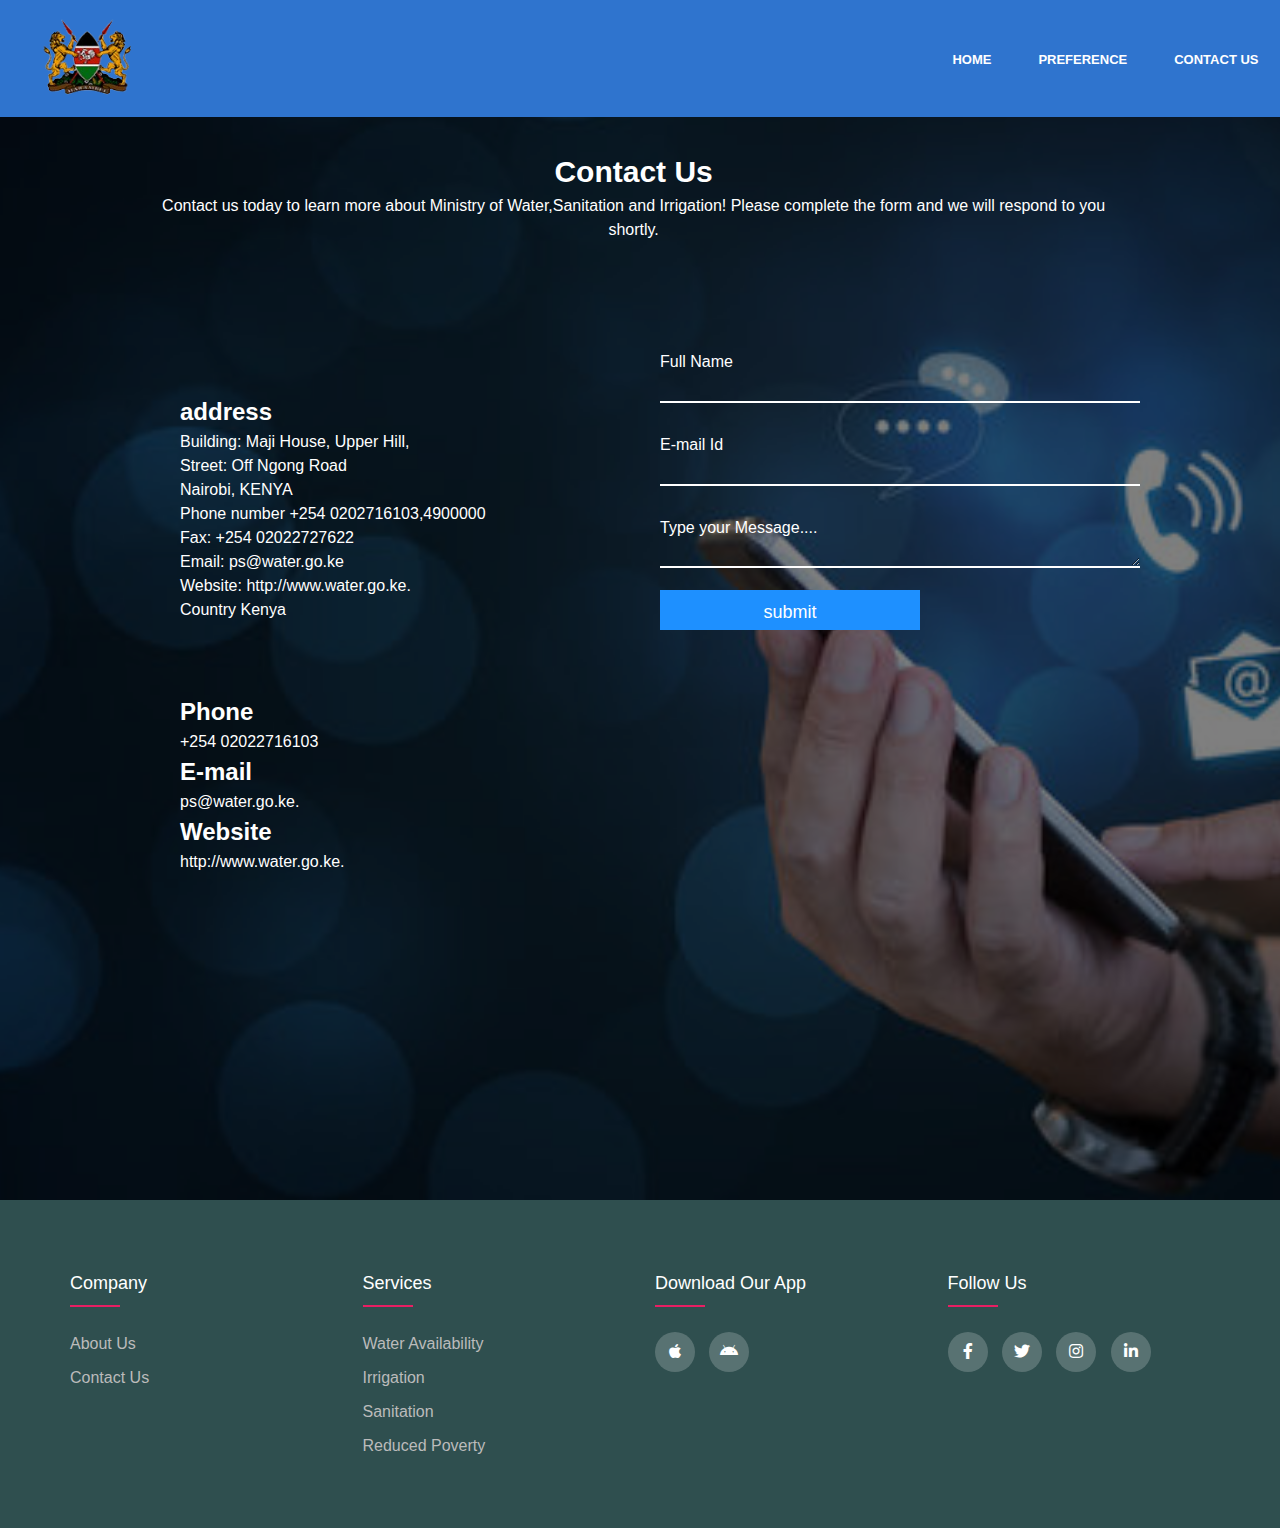
<file: contact_us.html>
<!DOCTYPE html>
<html lang="en">

<head>
    <meta charset="UTF-8" />
    <meta http-equiv="X-UA-Compatible" content="IE=edge" />
    <meta name="viewport" content="width=device-width, initial-scale=1.0" />
    <title>Camp ruff</title>
    <link rel="stylesheet" href="contact_us.css" type="text/css" />
    <link rel="stylesheet" type="text/css" href="https://cdnjs.cloudflare.com/ajax/libs/font-awesome/5.15.1/css/all.min.css" />
</head>

<body>
    <nav class="navbar">
        <!-- LOGO -->
        <div class="logo">
            <a href="index.html"><img src="harambee.png" style="width:150px; height:90px;"></a>
        </div>
        <!-- NAVIGATION MENU -->
        <ul class="nav-links">
            <!-- NAVIGATION MENUS -->
            <div class="menu">
                <li><a href="index.html">HOME</a></li>

                <li><a href="login.html">PREFERENCE</a></li>
                <li><a href="contact_us.html">CONTACT US</a></li>
            </div>
        </ul>
    </nav>

    <div class="bod">
        <header>
            <h1>Contact Us</h1>
            <p>Contact us today to learn more about Ministry of Water,Sanitation and Irrigation! Please complete the form and we will respond to you shortly.</p>
        </header>
        <div class="content">
            <div class="content-form">
                <section>

                    <h2>address</h2>
                    <p>
                        Building: Maji House, Upper Hill,<br> Street: Off Ngong Road
                        <br> Nairobi, KENYA <br> Phone number +254 0202716103,4900000
                        <br> Fax: +254 02022727622<br> Email: ps@water.go.ke<br> Website: http://www.water.go.ke.<br> Country Kenya
                    </p>
                </section>

                <section>

                    <h2>Phone</h2>
                    <p>+254 02022716103</p>
                    <h2>E-mail</h2>
                    <p>ps@water.go.ke.</p>
                    <h2>Website</h2>
                    <p>http://www.water.go.ke.</p>
                </section>


            </div>
        </div>

        <form action="contact.php" method="post">
            <div class="form">
                <div class="right">
                    <div class="contact-form">
                        <input type="text" name="username" id="user" class="input" required>
                        <span>Full Name</span>
                    </div>

                    <div class="contact-form">
                        <input type="E-mail" id="pass" name="email" class="input" required>
                        <span>E-mail Id</span>
                    </div>
                    <div class="contact-form">
                        <textarea name="description" id="">
                  
                </textarea>
                        <span> Type your Message....</span>
                    </div>

                    <div class="contact-form">
                        <input type="submit" value="submit">
                    </div>
                </div>
            </div>
    </div>
    </form>

    <div class="empty">

    </div>
    </div>



    <footer class="footer">
        <div class="container">
            <div class="row">
                <div class="footer-col">
                    <h4>company</h4>
                    <ul>
                        <li><a href="about us.html">about us</a></li>
                        <li><a href="contact us.html">contact us</a></li>
                    </ul>
                </div>
                <div class="footer-col">
                    <h4>Services</h4>
                    <ul>
                        <li><a href="#">water availability</a></li>
                        <li><a href="#">irrigation</a></li>
                        <li><a href="#">sanitation</a></li>
                        <li><a href="#">Reduced poverty</a></li>
                    </ul>
                </div>
                <div class="footer-col">
                    <h4>Download our App</h4>
                    <div class="social-links">
                        <a href="more.html"><i class="fab fa-apple"></i></a>
                        <a href="more.html"><i class="fab fa-android"></i></a>
                    </div>
                </div>
                <div class="footer-col">
                    <h4>follow us</h4>
                    <div class="social-links">
                        <a href="https://www.facebook.com/joel.wakhungu.9"><i class="fab fa-facebook-f"></i
              ></a>
                        <a href="https://twitter.com/BillKipkemboi5"><i class="fab fa-twitter"></i
              ></a>
                        <a href="https://www.instagram.com/_notdayne/?hl=en"><i class="fab fa-instagram"></i
              ></a>
                        <a href="https://www.linkedin.com/in/bill-kipkemboi-31b1491b4/"><i class="fab fa-linkedin-in"></i
              ></a>
                    </div>
                </div>
            </div>
        </div>
    </footer>
</body>

</html>
</file>
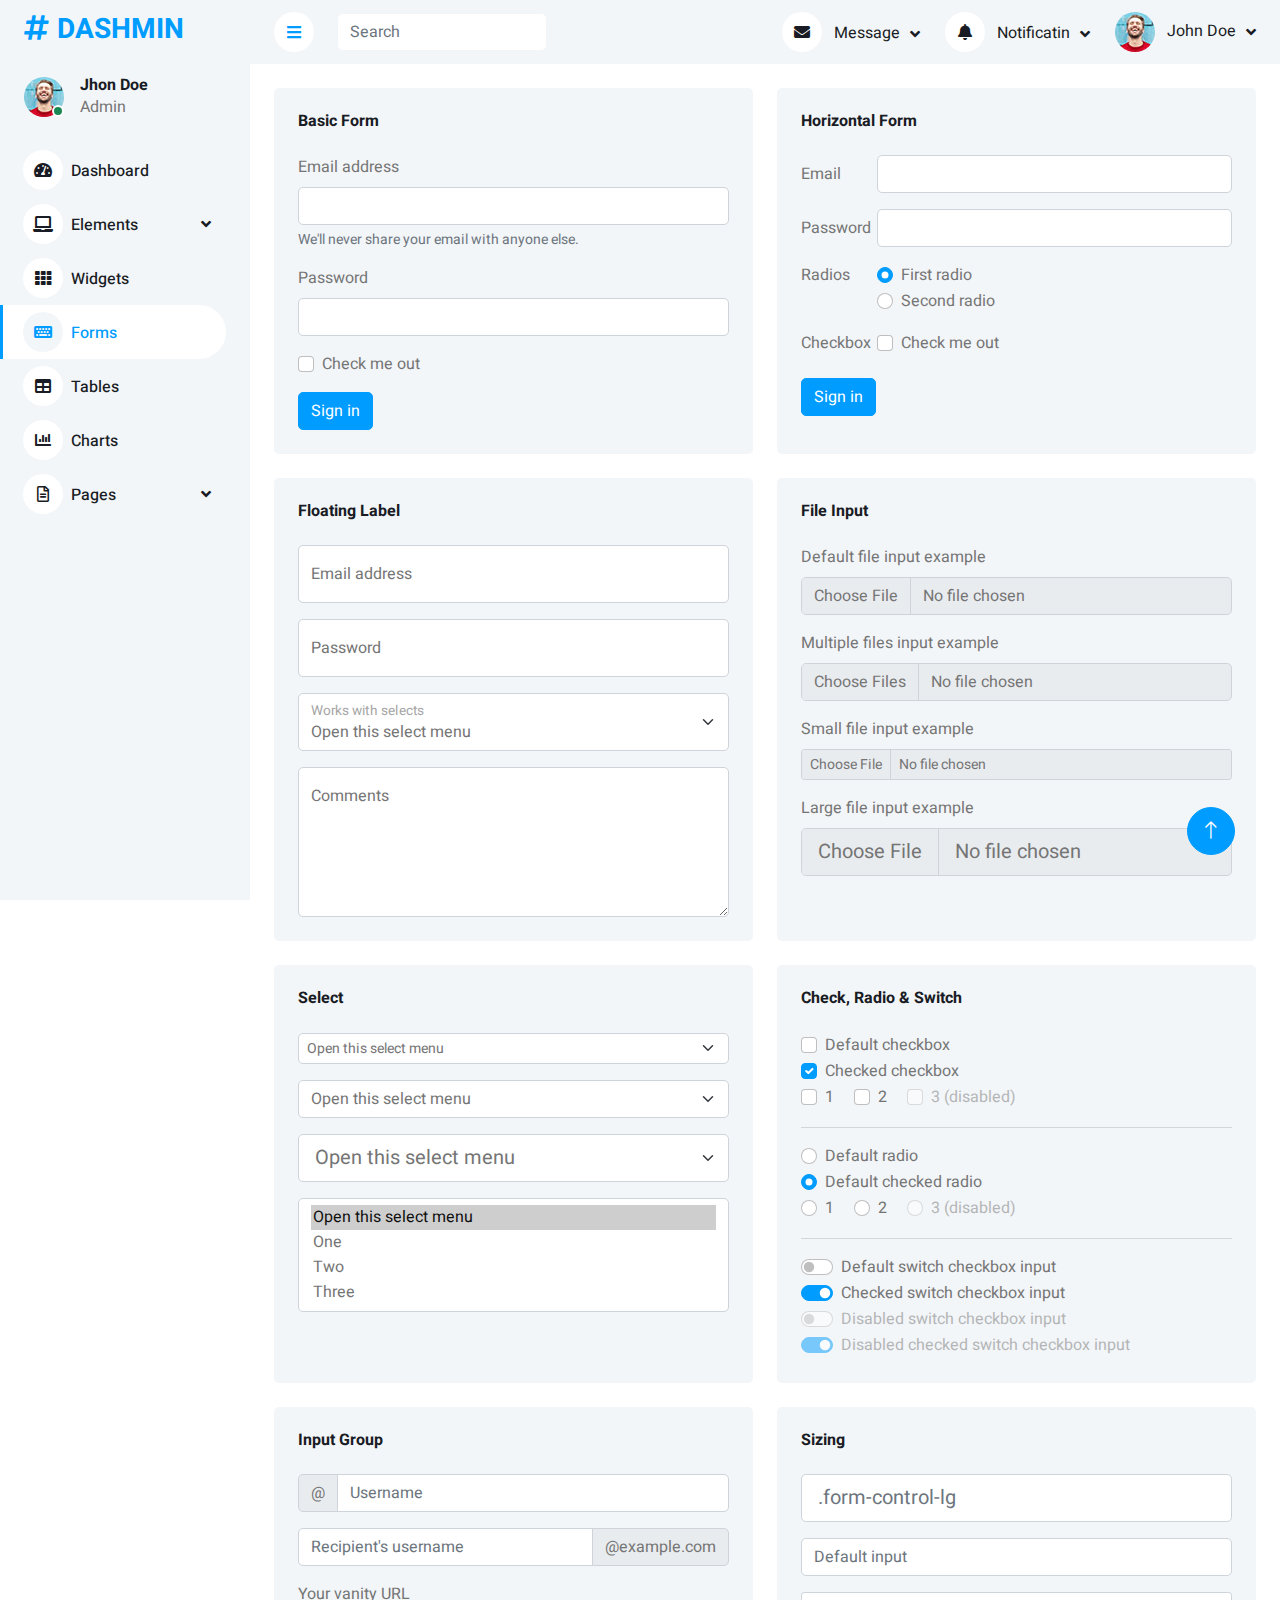
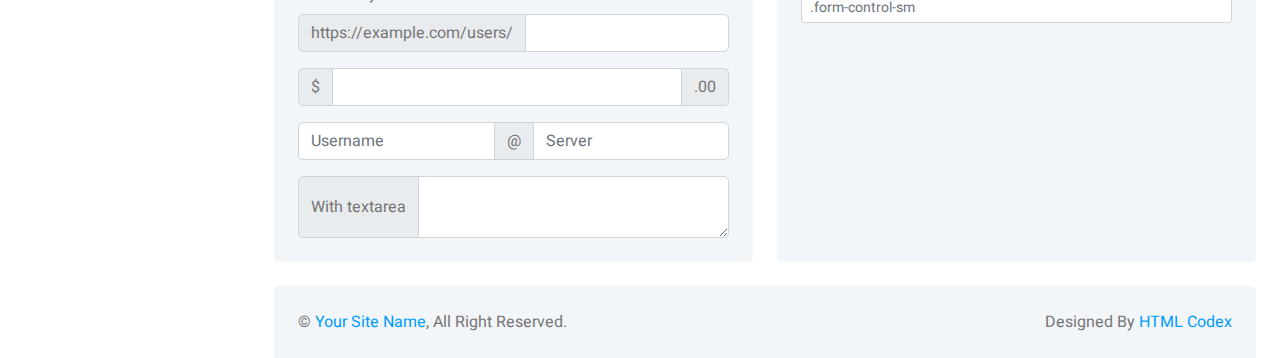
<file: form.html>
<!DOCTYPE html>
<html lang="en">

<head>
    <meta charset="utf-8">
    <title>DASHMIN - Bootstrap Admin Template</title>
    <meta content="width=device-width, initial-scale=1.0" name="viewport">
    <meta content="" name="keywords">
    <meta content="" name="description">

    <!-- Favicon -->
    <link href="img/favicon.ico" rel="icon">

    <!-- Google Web Fonts -->
    <link rel="preconnect" href="https://fonts.googleapis.com">
    <link rel="preconnect" href="https://fonts.gstatic.com" crossorigin>
    <link href="https://fonts.googleapis.com/css2?family=Heebo:wght@400;500;600;700&display=swap" rel="stylesheet">
    
    <!-- Icon Font Stylesheet -->
    <link href="https://cdnjs.cloudflare.com/ajax/libs/font-awesome/5.10.0/css/all.min.css" rel="stylesheet">
    <link href="https://cdn.jsdelivr.net/npm/bootstrap-icons@1.4.1/font/bootstrap-icons.css" rel="stylesheet">

    <!-- Libraries Stylesheet -->
    <link href="lib/owlcarousel/assets/owl.carousel.min.css" rel="stylesheet">
    <link href="lib/tempusdominus/css/tempusdominus-bootstrap-4.min.css" rel="stylesheet" />

    <!-- Customized Bootstrap Stylesheet -->
    <link href="css/bootstrap.min.css" rel="stylesheet">

    <!-- Template Stylesheet -->
    <link href="css/style.css" rel="stylesheet">
</head>

<body>
    <div class="container-xxl position-relative bg-white d-flex p-0">
        <!-- Spinner Start -->
        <div id="spinner" class="show bg-white position-fixed translate-middle w-100 vh-100 top-50 start-50 d-flex align-items-center justify-content-center">
            <div class="spinner-border text-primary" style="width: 3rem; height: 3rem;" role="status">
                <span class="sr-only">Loading...</span>
            </div>
        </div>
        <!-- Spinner End -->


        <!-- Sidebar Start -->
        <div class="sidebar pe-4 pb-3">
            <nav class="navbar bg-light navbar-light">
                <a href="index.html" class="navbar-brand mx-4 mb-3">
                    <h3 class="text-primary"><i class="fa fa-hashtag me-2"></i>DASHMIN</h3>
                </a>
                <div class="d-flex align-items-center ms-4 mb-4">
                    <div class="position-relative">
                        <img class="rounded-circle" src="img/user.jpg" alt="" style="width: 40px; height: 40px;">
                        <div class="bg-success rounded-circle border border-2 border-white position-absolute end-0 bottom-0 p-1"></div>
                    </div>
                    <div class="ms-3">
                        <h6 class="mb-0">Jhon Doe</h6>
                        <span>Admin</span>
                    </div>
                </div>
                <div class="navbar-nav w-100">
                    <a href="index.html" class="nav-item nav-link"><i class="fa fa-tachometer-alt me-2"></i>Dashboard</a>
                    <div class="nav-item dropdown">
                        <a href="#" class="nav-link dropdown-toggle" data-bs-toggle="dropdown"><i class="fa fa-laptop me-2"></i>Elements</a>
                        <div class="dropdown-menu bg-transparent border-0">
                            <a href="button.html" class="dropdown-item">Buttons</a>
                            <a href="typography.html" class="dropdown-item">Typography</a>
                            <a href="element.html" class="dropdown-item">Other Elements</a>
                        </div>
                    </div>
                    <a href="widget.html" class="nav-item nav-link"><i class="fa fa-th me-2"></i>Widgets</a>
                    <a href="form.html" class="nav-item nav-link active"><i class="fa fa-keyboard me-2"></i>Forms</a>
                    <a href="table.html" class="nav-item nav-link"><i class="fa fa-table me-2"></i>Tables</a>
                    <a href="chart.html" class="nav-item nav-link"><i class="fa fa-chart-bar me-2"></i>Charts</a>
                    <div class="nav-item dropdown">
                        <a href="#" class="nav-link dropdown-toggle" data-bs-toggle="dropdown"><i class="far fa-file-alt me-2"></i>Pages</a>
                        <div class="dropdown-menu bg-transparent border-0">
                            <a href="signin.html" class="dropdown-item">Sign In</a>
                            <a href="signup.html" class="dropdown-item">Sign Up</a>
                            <a href="404.html" class="dropdown-item">404 Error</a>
                            <a href="blank.html" class="dropdown-item">Blank Page</a>
                        </div>
                    </div>
                </div>
            </nav>
        </div>
        <!-- Sidebar End -->


        <!-- Content Start -->
        <div class="content">
            <!-- Navbar Start -->
            <nav class="navbar navbar-expand bg-light navbar-light sticky-top px-4 py-0">
                <a href="index.html" class="navbar-brand d-flex d-lg-none me-4">
                    <h2 class="text-primary mb-0"><i class="fa fa-hashtag"></i></h2>
                </a>
                <a href="#" class="sidebar-toggler flex-shrink-0">
                    <i class="fa fa-bars"></i>
                </a>
                <form class="d-none d-md-flex ms-4">
                    <input class="form-control border-0" type="search" placeholder="Search">
                </form>
                <div class="navbar-nav align-items-center ms-auto">
                    <div class="nav-item dropdown">
                        <a href="#" class="nav-link dropdown-toggle" data-bs-toggle="dropdown">
                            <i class="fa fa-envelope me-lg-2"></i>
                            <span class="d-none d-lg-inline-flex">Message</span>
                        </a>
                        <div class="dropdown-menu dropdown-menu-end bg-light border-0 rounded-0 rounded-bottom m-0">
                            <a href="#" class="dropdown-item">
                                <div class="d-flex align-items-center">
                                    <img class="rounded-circle" src="img/user.jpg" alt="" style="width: 40px; height: 40px;">
                                    <div class="ms-2">
                                        <h6 class="fw-normal mb-0">Jhon send you a message</h6>
                                        <small>15 minutes ago</small>
                                    </div>
                                </div>
                            </a>
                            <hr class="dropdown-divider">
                            <a href="#" class="dropdown-item">
                                <div class="d-flex align-items-center">
                                    <img class="rounded-circle" src="img/user.jpg" alt="" style="width: 40px; height: 40px;">
                                    <div class="ms-2">
                                        <h6 class="fw-normal mb-0">Jhon send you a message</h6>
                                        <small>15 minutes ago</small>
                                    </div>
                                </div>
                            </a>
                            <hr class="dropdown-divider">
                            <a href="#" class="dropdown-item">
                                <div class="d-flex align-items-center">
                                    <img class="rounded-circle" src="img/user.jpg" alt="" style="width: 40px; height: 40px;">
                                    <div class="ms-2">
                                        <h6 class="fw-normal mb-0">Jhon send you a message</h6>
                                        <small>15 minutes ago</small>
                                    </div>
                                </div>
                            </a>
                            <hr class="dropdown-divider">
                            <a href="#" class="dropdown-item text-center">See all message</a>
                        </div>
                    </div>
                    <div class="nav-item dropdown">
                        <a href="#" class="nav-link dropdown-toggle" data-bs-toggle="dropdown">
                            <i class="fa fa-bell me-lg-2"></i>
                            <span class="d-none d-lg-inline-flex">Notificatin</span>
                        </a>
                        <div class="dropdown-menu dropdown-menu-end bg-light border-0 rounded-0 rounded-bottom m-0">
                            <a href="#" class="dropdown-item">
                                <h6 class="fw-normal mb-0">Profile updated</h6>
                                <small>15 minutes ago</small>
                            </a>
                            <hr class="dropdown-divider">
                            <a href="#" class="dropdown-item">
                                <h6 class="fw-normal mb-0">New user added</h6>
                                <small>15 minutes ago</small>
                            </a>
                            <hr class="dropdown-divider">
                            <a href="#" class="dropdown-item">
                                <h6 class="fw-normal mb-0">Password changed</h6>
                                <small>15 minutes ago</small>
                            </a>
                            <hr class="dropdown-divider">
                            <a href="#" class="dropdown-item text-center">See all notifications</a>
                        </div>
                    </div>
                    <div class="nav-item dropdown">
                        <a href="#" class="nav-link dropdown-toggle" data-bs-toggle="dropdown">
                            <img class="rounded-circle me-lg-2" src="img/user.jpg" alt="" style="width: 40px; height: 40px;">
                            <span class="d-none d-lg-inline-flex">John Doe</span>
                        </a>
                        <div class="dropdown-menu dropdown-menu-end bg-light border-0 rounded-0 rounded-bottom m-0">
                            <a href="#" class="dropdown-item">My Profile</a>
                            <a href="#" class="dropdown-item">Settings</a>
                            <a href="#" class="dropdown-item">Log Out</a>
                        </div>
                    </div>
                </div>
            </nav>
            <!-- Navbar End -->


            <!-- Form Start -->
            <div class="container-fluid pt-4 px-4">
                <div class="row g-4">
                    <div class="col-sm-12 col-xl-6">
                        <div class="bg-light rounded h-100 p-4">
                            <h6 class="mb-4">Basic Form</h6>
                            <form>
                                <div class="mb-3">
                                    <label for="exampleInputEmail1" class="form-label">Email address</label>
                                    <input type="email" class="form-control" id="exampleInputEmail1"
                                        aria-describedby="emailHelp">
                                    <div id="emailHelp" class="form-text">We'll never share your email with anyone else.
                                    </div>
                                </div>
                                <div class="mb-3">
                                    <label for="exampleInputPassword1" class="form-label">Password</label>
                                    <input type="password" class="form-control" id="exampleInputPassword1">
                                </div>
                                <div class="mb-3 form-check">
                                    <input type="checkbox" class="form-check-input" id="exampleCheck1">
                                    <label class="form-check-label" for="exampleCheck1">Check me out</label>
                                </div>
                                <button type="submit" class="btn btn-primary">Sign in</button>
                            </form>
                        </div>
                    </div>
                    <div class="col-sm-12 col-xl-6">
                        <div class="bg-light rounded h-100 p-4">
                            <h6 class="mb-4">Horizontal Form</h6>
                            <form>
                                <div class="row mb-3">
                                    <label for="inputEmail3" class="col-sm-2 col-form-label">Email</label>
                                    <div class="col-sm-10">
                                        <input type="email" class="form-control" id="inputEmail3">
                                    </div>
                                </div>
                                <div class="row mb-3">
                                    <label for="inputPassword3" class="col-sm-2 col-form-label">Password</label>
                                    <div class="col-sm-10">
                                        <input type="password" class="form-control" id="inputPassword3">
                                    </div>
                                </div>
                                <fieldset class="row mb-3">
                                    <legend class="col-form-label col-sm-2 pt-0">Radios</legend>
                                    <div class="col-sm-10">
                                        <div class="form-check">
                                            <input class="form-check-input" type="radio" name="gridRadios"
                                                id="gridRadios1" value="option1" checked>
                                            <label class="form-check-label" for="gridRadios1">
                                                First radio
                                            </label>
                                        </div>
                                        <div class="form-check">
                                            <input class="form-check-input" type="radio" name="gridRadios"
                                                id="gridRadios2" value="option2">
                                            <label class="form-check-label" for="gridRadios2">
                                                Second radio
                                            </label>
                                        </div>
                                    </div>
                                </fieldset>
                                <div class="row mb-3">
                                    <legend class="col-form-label col-sm-2 pt-0">Checkbox</legend>
                                    <div class="col-sm-10">
                                        <div class="form-check">
                                            <input class="form-check-input" type="checkbox" id="gridCheck1">
                                            <label class="form-check-label" for="gridCheck1">
                                                Check me out
                                            </label>
                                        </div>
                                    </div>
                                </div>
                                <button type="submit" class="btn btn-primary">Sign in</button>
                            </form>
                        </div>
                    </div>
                    <div class="col-sm-12 col-xl-6">
                        <div class="bg-light rounded h-100 p-4">
                            <h6 class="mb-4">Floating Label</h6>
                            <div class="form-floating mb-3">
                                <input type="email" class="form-control" id="floatingInput"
                                    placeholder="name@example.com">
                                <label for="floatingInput">Email address</label>
                            </div>
                            <div class="form-floating mb-3">
                                <input type="password" class="form-control" id="floatingPassword"
                                    placeholder="Password">
                                <label for="floatingPassword">Password</label>
                            </div>
                            <div class="form-floating mb-3">
                                <select class="form-select" id="floatingSelect"
                                    aria-label="Floating label select example">
                                    <option selected>Open this select menu</option>
                                    <option value="1">One</option>
                                    <option value="2">Two</option>
                                    <option value="3">Three</option>
                                </select>
                                <label for="floatingSelect">Works with selects</label>
                            </div>
                            <div class="form-floating">
                                <textarea class="form-control" placeholder="Leave a comment here"
                                    id="floatingTextarea" style="height: 150px;"></textarea>
                                <label for="floatingTextarea">Comments</label>
                            </div>
                        </div>
                    </div>
                    <div class="col-sm-12 col-xl-6">
                        <div class="bg-light rounded h-100 p-4">
                            <h6 class="mb-4">File Input</h6>
                            <div class="mb-3">
                                <label for="formFile" class="form-label">Default file input example</label>
                                <input class="form-control" type="file" id="formFile">
                            </div>
                            <div class="mb-3">
                                <label for="formFileMultiple" class="form-label">Multiple files input example</label>
                                <input class="form-control" type="file" id="formFileMultiple" multiple>
                            </div>
                            <div class="mb-3">
                                <label for="formFileSm" class="form-label">Small file input example</label>
                                <input class="form-control form-control-sm" id="formFileSm" type="file">
                            </div>
                            <div>
                                <label for="formFileLg" class="form-label">Large file input example</label>
                                <input class="form-control form-control-lg" id="formFileLg" type="file">
                            </div>
                        </div>
                    </div>
                    <div class="col-sm-12 col-xl-6">
                        <div class="bg-light rounded h-100 p-4">
                            <h6 class="mb-4">Select</h6>
                            <select class="form-select form-select-sm mb-3" aria-label=".form-select-sm example">
                                <option selected>Open this select menu</option>
                                <option value="1">One</option>
                                <option value="2">Two</option>
                                <option value="3">Three</option>
                            </select>
                            <select class="form-select mb-3" aria-label="Default select example">
                                <option selected>Open this select menu</option>
                                <option value="1">One</option>
                                <option value="2">Two</option>
                                <option value="3">Three</option>
                            </select>
                            <select class="form-select form-select-lg mb-3" aria-label=".form-select-lg example">
                                <option selected>Open this select menu</option>
                                <option value="1">One</option>
                                <option value="2">Two</option>
                                <option value="3">Three</option>
                            </select>
                            <select class="form-select" multiple aria-label="multiple select example">
                                <option selected>Open this select menu</option>
                                <option value="1">One</option>
                                <option value="2">Two</option>
                                <option value="3">Three</option>
                            </select>
                        </div>
                    </div>
                    <div class="col-sm-12 col-xl-6">
                        <div class="bg-light rounded h-100 p-4">
                            <h6 class="mb-4">Check, Radio & Switch</h6>
                            <div class="form-check">
                                <input class="form-check-input" type="checkbox" value="" id="flexCheckDefault">
                                <label class="form-check-label" for="flexCheckDefault">
                                    Default checkbox
                                </label>
                            </div>
                            <div class="form-check">
                                <input class="form-check-input" type="checkbox" value="" id="flexCheckChecked" checked>
                                <label class="form-check-label" for="flexCheckChecked">
                                    Checked checkbox
                                </label>
                            </div>
                            <div class="form-check form-check-inline">
                                <input class="form-check-input" type="checkbox" id="inlineCheckbox1" value="option1">
                                <label class="form-check-label" for="inlineCheckbox1">1</label>
                            </div>
                            <div class="form-check form-check-inline">
                                <input class="form-check-input" type="checkbox" id="inlineCheckbox2" value="option2">
                                <label class="form-check-label" for="inlineCheckbox2">2</label>
                            </div>
                            <div class="form-check form-check-inline">
                                <input class="form-check-input" type="checkbox" id="inlineCheckbox3" value="option3"
                                    disabled>
                                <label class="form-check-label" for="inlineCheckbox3">3 (disabled)</label>
                            </div>
                            <hr>
                            <div class="form-check">
                                <input class="form-check-input" type="radio" name="flexRadioDefault"
                                    id="flexRadioDefault1">
                                <label class="form-check-label" for="flexRadioDefault1">
                                    Default radio
                                </label>
                            </div>
                            <div class="form-check">
                                <input class="form-check-input" type="radio" name="flexRadioDefault"
                                    id="flexRadioDefault2" checked>
                                <label class="form-check-label" for="flexRadioDefault2">
                                    Default checked radio
                                </label>
                            </div>
                            <div class="form-check form-check-inline">
                                <input class="form-check-input" type="radio" name="inlineRadioOptions" id="inlineRadio1"
                                    value="option1">
                                <label class="form-check-label" for="inlineRadio1">1</label>
                            </div>
                            <div class="form-check form-check-inline">
                                <input class="form-check-input" type="radio" name="inlineRadioOptions" id="inlineRadio2"
                                    value="option2">
                                <label class="form-check-label" for="inlineRadio2">2</label>
                            </div>
                            <div class="form-check form-check-inline">
                                <input class="form-check-input" type="radio" name="inlineRadioOptions" id="inlineRadio3"
                                    value="option3" disabled>
                                <label class="form-check-label" for="inlineRadio3">3 (disabled)</label>
                            </div>
                            <hr>
                            <div class="form-check form-switch">
                                <input class="form-check-input" type="checkbox" role="switch"
                                    id="flexSwitchCheckDefault">
                                <label class="form-check-label" for="flexSwitchCheckDefault">Default switch checkbox
                                    input</label>
                            </div>
                            <div class="form-check form-switch">
                                <input class="form-check-input" type="checkbox" role="switch"
                                    id="flexSwitchCheckChecked" checked>
                                <label class="form-check-label" for="flexSwitchCheckChecked">Checked switch checkbox
                                    input</label>
                            </div>
                            <div class="form-check form-switch">
                                <input class="form-check-input" type="checkbox" role="switch"
                                    id="flexSwitchCheckDisabled" disabled>
                                <label class="form-check-label" for="flexSwitchCheckDisabled">Disabled switch checkbox
                                    input</label>
                            </div>
                            <div class="form-check form-switch">
                                <input class="form-check-input" type="checkbox" role="switch"
                                    id="flexSwitchCheckCheckedDisabled" checked disabled>
                                <label class="form-check-label" for="flexSwitchCheckCheckedDisabled">Disabled checked
                                    switch checkbox input</label>
                            </div>
                        </div>
                    </div>
                    <div class="col-sm-12 col-xl-6">
                        <div class="bg-light rounded h-100 p-4">
                            <h6 class="mb-4">Input Group</h6>
                            <div class="input-group mb-3">
                                <span class="input-group-text" id="basic-addon1">@</span>
                                <input type="text" class="form-control" placeholder="Username" aria-label="Username"
                                    aria-describedby="basic-addon1">
                            </div>
                            <div class="input-group mb-3">
                                <input type="text" class="form-control" placeholder="Recipient's username"
                                    aria-label="Recipient's username" aria-describedby="basic-addon2">
                                <span class="input-group-text" id="basic-addon2">@example.com</span>
                            </div>
                            <label for="basic-url" class="form-label">Your vanity URL</label>
                            <div class="input-group mb-3">
                                <span class="input-group-text" id="basic-addon3">https://example.com/users/</span>
                                <input type="text" class="form-control" id="basic-url" aria-describedby="basic-addon3">
                            </div>
                            <div class="input-group mb-3">
                                <span class="input-group-text">$</span>
                                <input type="text" class="form-control" aria-label="Amount (to the nearest dollar)">
                                <span class="input-group-text">.00</span>
                            </div>
                            <div class="input-group mb-3">
                                <input type="text" class="form-control" placeholder="Username" aria-label="Username">
                                <span class="input-group-text">@</span>
                                <input type="text" class="form-control" placeholder="Server" aria-label="Server">
                            </div>
                            <div class="input-group">
                                <span class="input-group-text">With textarea</span>
                                <textarea class="form-control" aria-label="With textarea"></textarea>
                            </div>
                        </div>
                    </div>
                    <div class="col-sm-12 col-xl-6">
                        <div class="bg-light rounded h-100 p-4">
                            <h6 class="mb-4">Sizing</h6>
                            <input class="form-control form-control-lg mb-3" type="text" placeholder=".form-control-lg"
                                aria-label=".form-control-lg example">
                            <input class="form-control mb-3" type="text" placeholder="Default input"
                                aria-label="default input example">
                            <input class="form-control form-control-sm" type="text" placeholder=".form-control-sm"
                                aria-label=".form-control-sm example">
                        </div>
                    </div>
                </div>
            </div>
            <!-- Form End -->


            <!-- Footer Start -->
            <div class="container-fluid pt-4 px-4">
                <div class="bg-light rounded-top p-4">
                    <div class="row">
                        <div class="col-12 col-sm-6 text-center text-sm-start">
                            &copy; <a href="#">Your Site Name</a>, All Right Reserved. 
                        </div>
                        <div class="col-12 col-sm-6 text-center text-sm-end">
                            <!--/*** This template is free as long as you keep the footer author’s credit link/attribution link/backlink. If you'd like to use the template without the footer author’s credit link/attribution link/backlink, you can purchase the Credit Removal License from "https://htmlcodex.com/credit-removal". Thank you for your support. ***/-->
                            Designed By <a href="https://htmlcodex.com">HTML Codex</a>
                        </div>
                    </div>
                </div>
            </div>
            <!-- Footer End -->
        </div>
        <!-- Content End -->


        <!-- Back to Top -->
        <a href="#" class="btn btn-lg btn-primary btn-lg-square back-to-top"><i class="bi bi-arrow-up"></i></a>
    </div>

    <!-- JavaScript Libraries -->
    <script src="https://code.jquery.com/jquery-3.4.1.min.js"></script>
    <script src="https://cdn.jsdelivr.net/npm/bootstrap@5.0.0/dist/js/bootstrap.bundle.min.js"></script>
    <script src="lib/chart/chart.min.js"></script>
    <script src="lib/easing/easing.min.js"></script>
    <script src="lib/waypoints/waypoints.min.js"></script>
    <script src="lib/owlcarousel/owl.carousel.min.js"></script>
    <script src="lib/tempusdominus/js/moment.min.js"></script>
    <script src="lib/tempusdominus/js/moment-timezone.min.js"></script>
    <script src="lib/tempusdominus/js/tempusdominus-bootstrap-4.min.js"></script>

    <!-- Template Javascript -->
    <script src="js/main.js"></script>
</body>

</html>
</file>
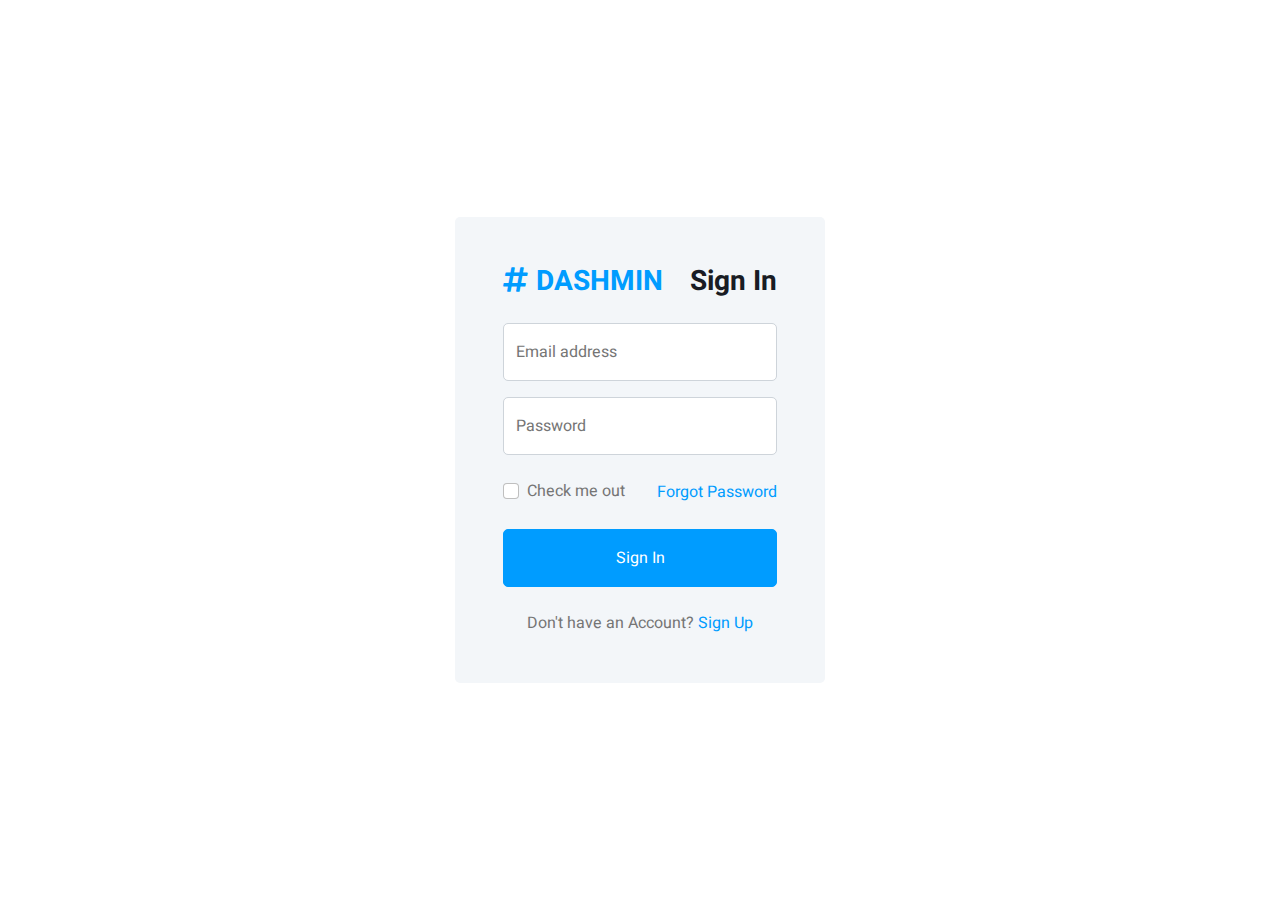
<file: signin.html>
<!DOCTYPE html>
<html lang="en">

<head>
    <meta charset="utf-8">
    <title>DASHMIN - Bootstrap Admin Template</title>
    <meta content="width=device-width, initial-scale=1.0" name="viewport">
    <meta content="" name="keywords">
    <meta content="" name="description">

    <!-- Favicon -->
    <link href="img/favicon.ico" rel="icon">

    <!-- Google Web Fonts -->
    <link rel="preconnect" href="https://fonts.googleapis.com">
    <link rel="preconnect" href="https://fonts.gstatic.com" crossorigin>
    <link href="https://fonts.googleapis.com/css2?family=Heebo:wght@400;500;600;700&display=swap" rel="stylesheet">
    
    <!-- Icon Font Stylesheet -->
    <link href="https://cdnjs.cloudflare.com/ajax/libs/font-awesome/5.10.0/css/all.min.css" rel="stylesheet">
    <link href="https://cdn.jsdelivr.net/npm/bootstrap-icons@1.4.1/font/bootstrap-icons.css" rel="stylesheet">

    <!-- Libraries Stylesheet -->
    <link href="lib/owlcarousel/assets/owl.carousel.min.css" rel="stylesheet">
    <link href="lib/tempusdominus/css/tempusdominus-bootstrap-4.min.css" rel="stylesheet" />

    <!-- Customized Bootstrap Stylesheet -->
    <link href="css/bootstrap.min.css" rel="stylesheet">

    <!-- Template Stylesheet -->
    <link href="css/style.css" rel="stylesheet">
</head>

<body>
    <div class="container-xxl position-relative bg-white d-flex p-0">
        <!-- Spinner Start -->
        <div id="spinner" class="show bg-white position-fixed translate-middle w-100 vh-100 top-50 start-50 d-flex align-items-center justify-content-center">
            <div class="spinner-border text-primary" style="width: 3rem; height: 3rem;" role="status">
                <span class="sr-only">Loading...</span>
            </div>
        </div>
        <!-- Spinner End -->


        <!-- Sign In Start -->
        <div class="container-fluid">
            <div class="row h-100 align-items-center justify-content-center" style="min-height: 100vh;">
                <div class="col-12 col-sm-8 col-md-6 col-lg-5 col-xl-4">
                    <div class="bg-light rounded p-4 p-sm-5 my-4 mx-3">
                        <div class="d-flex align-items-center justify-content-between mb-3">
                            <a href="index.html" class="">
                                <h3 class="text-primary"><i class="fa fa-hashtag me-2"></i>DASHMIN</h3>
                            </a>
                            <h3>Sign In</h3>
                        </div>
                        <div class="form-floating mb-3">
                            <input type="email" class="form-control" id="floatingInput" placeholder="name@example.com">
                            <label for="floatingInput">Email address</label>
                        </div>
                        <div class="form-floating mb-4">
                            <input type="password" class="form-control" id="floatingPassword" placeholder="Password">
                            <label for="floatingPassword">Password</label>
                        </div>
                        <div class="d-flex align-items-center justify-content-between mb-4">
                            <div class="form-check">
                                <input type="checkbox" class="form-check-input" id="exampleCheck1">
                                <label class="form-check-label" for="exampleCheck1">Check me out</label>
                            </div>
                            <a href="">Forgot Password</a>
                        </div>
                        <button type="submit" class="btn btn-primary py-3 w-100 mb-4">Sign In</button>
                        <p class="text-center mb-0">Don't have an Account? <a href="">Sign Up</a></p>
                    </div>
                </div>
            </div>
        </div>
        <!-- Sign In End -->
    </div>

    <!-- JavaScript Libraries -->
    <script src="https://code.jquery.com/jquery-3.4.1.min.js"></script>
    <script src="https://cdn.jsdelivr.net/npm/bootstrap@5.0.0/dist/js/bootstrap.bundle.min.js"></script>
    <script src="lib/chart/chart.min.js"></script>
    <script src="lib/easing/easing.min.js"></script>
    <script src="lib/waypoints/waypoints.min.js"></script>
    <script src="lib/owlcarousel/owl.carousel.min.js"></script>
    <script src="lib/tempusdominus/js/moment.min.js"></script>
    <script src="lib/tempusdominus/js/moment-timezone.min.js"></script>
    <script src="lib/tempusdominus/js/tempusdominus-bootstrap-4.min.js"></script>

    <!-- Template Javascript -->
    <script src="js/main.js"></script>
</body>

</html>
</file>
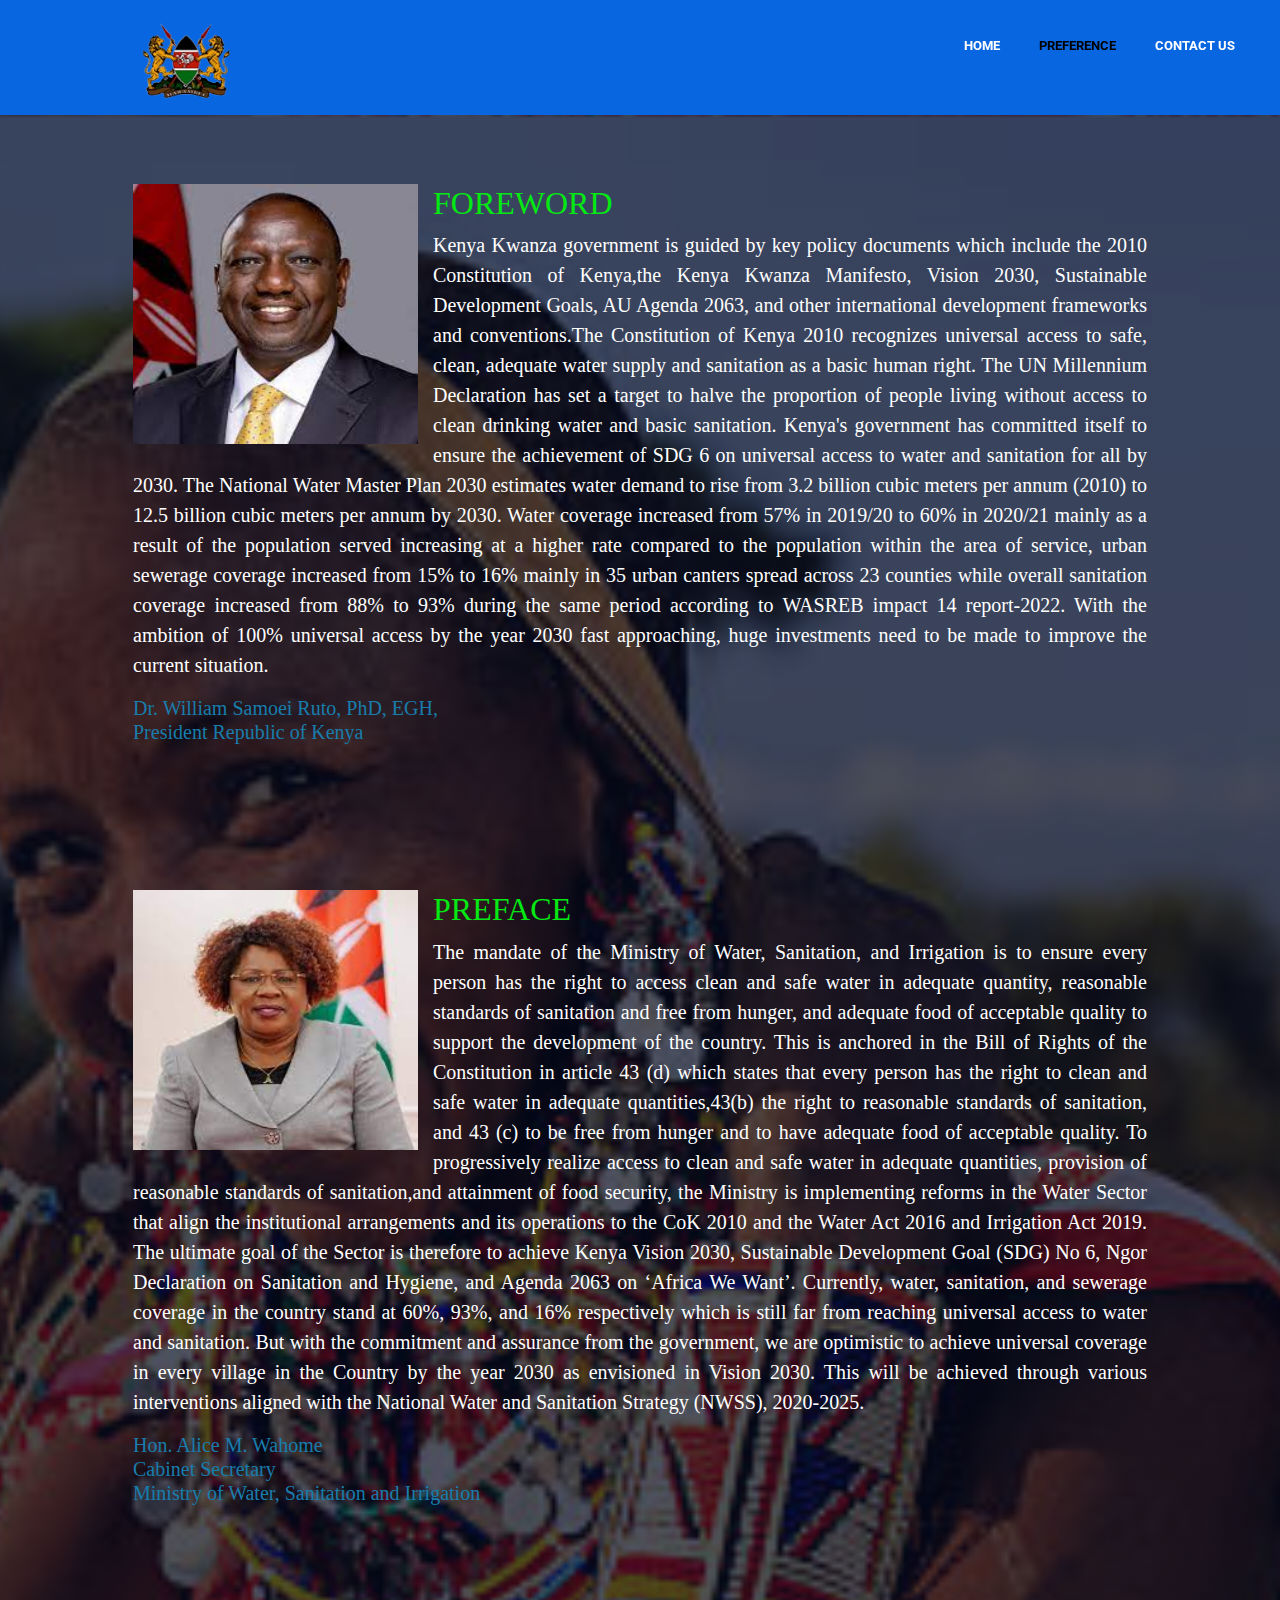
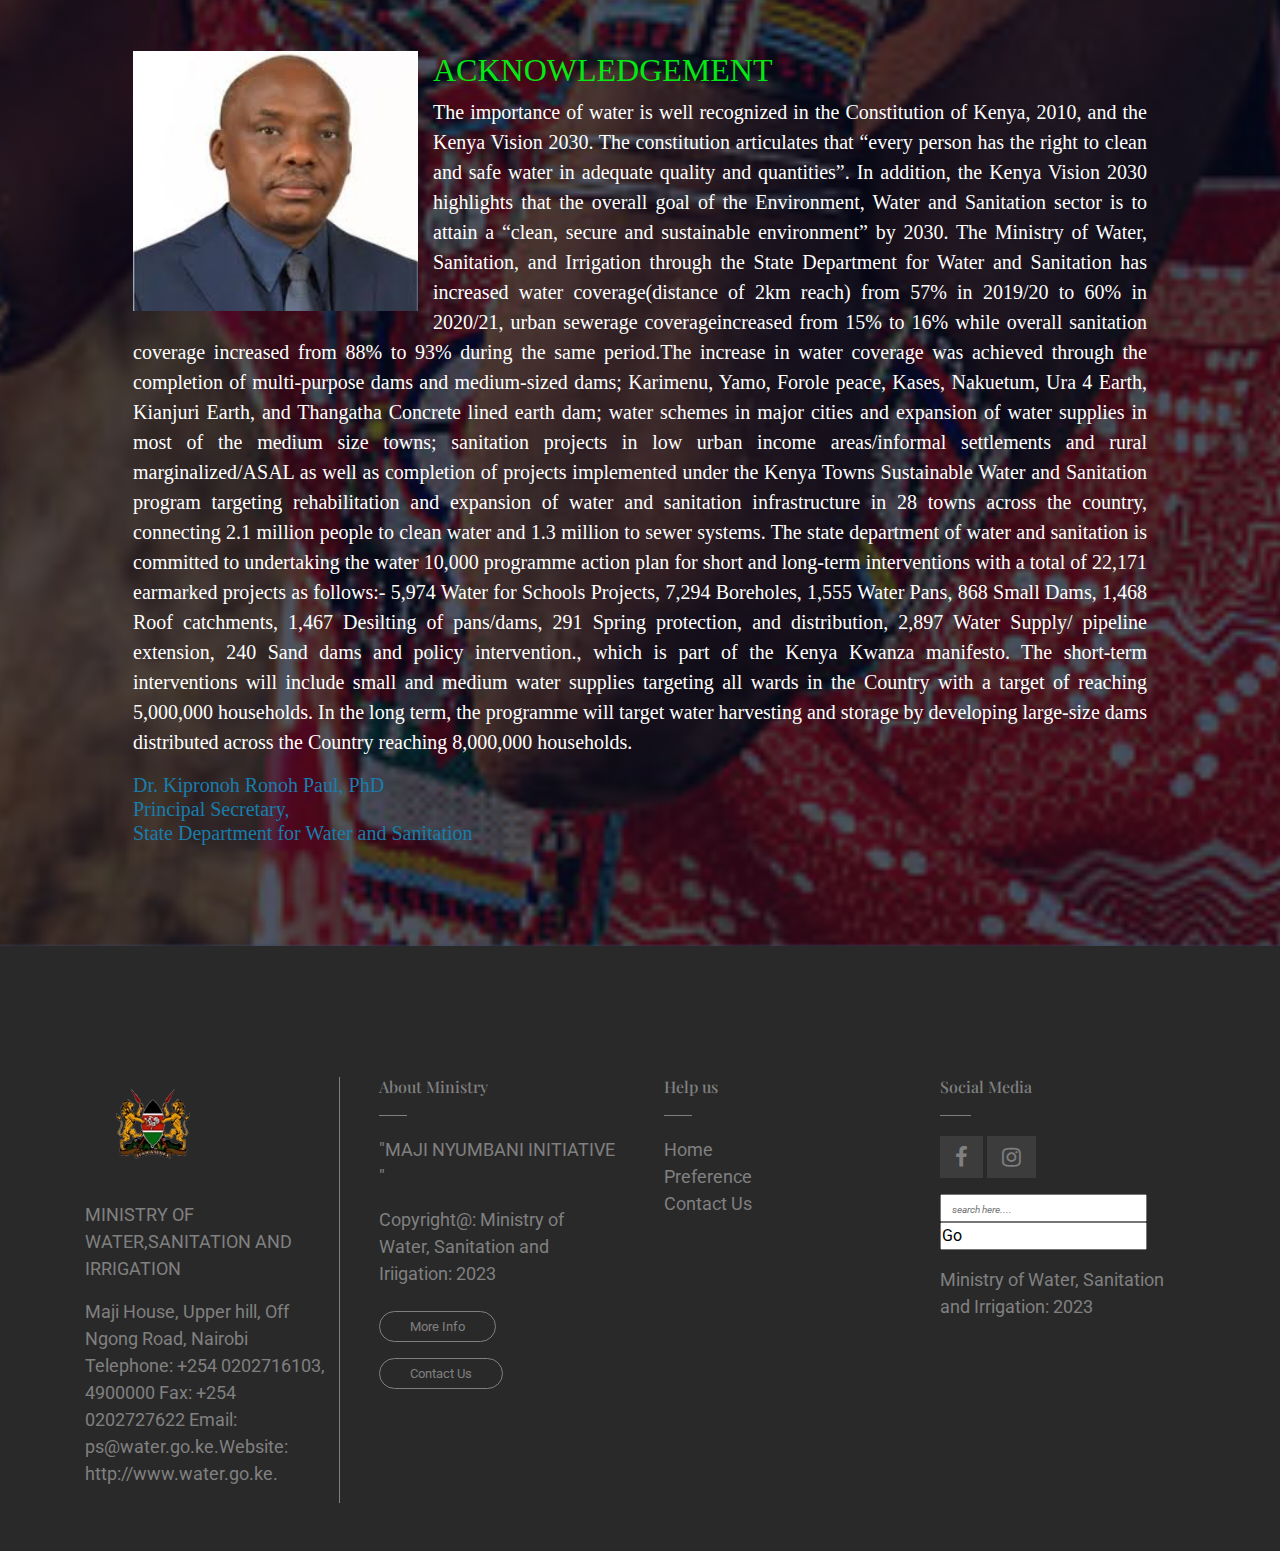
<file: public/login.html>
<!DOCTYPE html>
<html>

<head>
    <meta name="viewport" content="with=device-width, initial-scale=1.0" <title>
    </title>
    <link rel="stylesheet" href="styles.css">


    <link href="//maxcdn.bootstrapcdn.com/bootstrap/4.1.1/css/bootstrap.min.css" rel="stylesheet" id="bootstrap-css">
    <script src="//maxcdn.bootstrapcdn.com/bootstrap/4.1.1/js/bootstrap.min.js"></script>
    <script src="//cdnjs.cloudflare.com/ajax/libs/jquery/3.2.1/jquery.min.js"></script>
    <link rel="stylesheet" href="https://maxcdn.bootstrapcdn.com/bootstrap/4.1.3/css/bootstrap.min.css">
    <script src="https://ajax.googleapis.com/ajax/libs/jquery/3.3.1/jquery.min.js"></script>
    <script src="https://cdnjs.cloudflare.com/ajax/libs/popper.js/1.14.3/umd/popper.min.js"></script>
    <script src="https://maxcdn.bootstrapcdn.com/bootstrap/4.1.3/js/bootstrap.min.js"></script>
    <link href="https://fonts.googleapis.com/css?family=Playfair+Display:400,700,900" rel="stylesheet">
    <link rel="stylesheet" href="https://cdnjs.cloudflare.com/ajax/libs/font-awesome/4.7.0/css/font-awesome.min.css">
    <link href="https://fonts.googleapis.com/css?family=Roboto:100,300,400,500,700" rel="stylesheet">


</head>
<boby>


    <nav>

        <input type="checkbox" id="check">
        <label for="check" class="checkbtn">
<i class="fas fa-bars"></i>
</label>

        <label class="logo"><a href="index.html"><img src="harambee.png" style="width:150px; height:90px;"></a></label>
        <ul>
            <li><a href="index.html">HOME</a></li>
            <li><a class="active" href="login.html">PREFERENCE</a></li>
            <li><a href="contact_us.html">CONTACT US</a></li>
        </ul>
    </nav>


    <div class="main">

        <br>
        <div class="image1">
            <img src="image2.jpeg" alt="" style="float: left;width:300px;height: 260px;padding: 0 15px 0 0;" />

            <div class="text1">
                <h2 style="color:rgb(4, 233, 19);">FOREWORD</h2>
                <p style="color:white; font-size: 20px;margin-left:100dp;">
                    Kenya Kwanza government is guided by key policy documents which include the 2010 Constitution of Kenya,the Kenya Kwanza Manifesto, Vision 2030, Sustainable Development Goals, AU Agenda 2063, and other international development frameworks and conventions.The
                    Constitution of Kenya 2010 recognizes universal access to safe, clean, adequate water supply and sanitation as a basic human right. The UN Millennium Declaration has set a target to halve the proportion of people living without access
                    to clean drinking water and basic sanitation. Kenya's government has committed itself to ensure the achievement of SDG 6 on universal access to water and sanitation for all by 2030. The National Water Master Plan 2030 estimates water
                    demand to rise from 3.2 billion cubic meters per annum (2010) to 12.5 billion cubic meters per annum by 2030. Water coverage increased from 57% in 2019/20 to 60% in 2020/21 mainly as a result of the population served increasing at
                    a higher rate compared to the population within the area of service, urban sewerage coverage increased from 15% to 16% mainly in 35 urban canters spread across 23 counties while overall sanitation coverage increased from 88% to 93%
                    during the same period according to WASREB impact 14 report-2022. With the ambition of 100% universal access by the year 2030 fast approaching, huge investments need to be made to improve the current situation.</p>
                <h5 style="color:rgb(24, 125, 172);">Dr. William Samoei Ruto, PhD, EGH,<br> President Republic of Kenya</h5>
            </div>
        </div>
        <br>
        <br>
        <div class="image2">
            <img src="image3.jpeg" alt="" style="float: left;width:300px;height: 260px;padding: 0 15px 0 0;" />

            <div class="text2">
                <h2 style="color:rgb(4, 233, 19);">PREFACE </h2>
                <p style="color:white; font-size: 20px;margin-left:100dp;">
                    The mandate of the Ministry of Water, Sanitation, and Irrigation is to ensure every person has the right to access clean and safe water in adequate quantity, reasonable standards of sanitation and free from hunger, and adequate food of acceptable quality
                    to support the development of the country. This is anchored in the Bill of Rights of the Constitution in article 43 (d) which states that every person has the right to clean and safe water in adequate quantities,43(b) the right to
                    reasonable standards of sanitation, and 43 (c) to be free from hunger and to have adequate food of acceptable quality. To progressively realize access to clean and safe water in adequate quantities, provision of reasonable standards
                    of sanitation,and attainment of food security, the Ministry is implementing reforms in the Water Sector that align the institutional arrangements and its operations to the CoK 2010 and the Water Act 2016 and Irrigation Act 2019. The
                    ultimate goal of the Sector is therefore to achieve Kenya Vision 2030, Sustainable Development Goal (SDG) No 6, Ngor Declaration on Sanitation and Hygiene, and Agenda 2063 on ‘Africa We Want’. Currently, water, sanitation, and sewerage
                    coverage in the country stand at 60%, 93%, and 16% respectively which is still far from reaching universal access to water and sanitation. But with the commitment and assurance from the government, we are optimistic to achieve universal
                    coverage in every village in the Country by the year 2030 as envisioned in Vision 2030. This will be achieved through various interventions aligned with the National Water and Sanitation Strategy (NWSS), 2020-2025. </p>
                <h5 style="color:rgb(24, 125, 172);">Hon. Alice M. Wahome <br> Cabinet Secretary<br> Ministry of Water, Sanitation and Irrigation</h5>
            </div>
        </div>
        <br>
        <br>
        <div class="image3">
            <img src="image1.jpeg" alt="" style="float: left;width:300px;height: 260px;padding: 0 15px 0 0;" />

            <div class="text3">
                <h2 style="color:rgb(4, 233, 19);">ACKNOWLEDGEMENT</h2>
                <p style="color:white; font-size: 20px;margin-left:100dp;">
                    The importance of water is well recognized in the Constitution of Kenya, 2010, and the Kenya Vision 2030. The constitution articulates that “every person has the right to clean and safe water in adequate quality and quantities”. In addition, the Kenya
                    Vision 2030 highlights that the overall goal of the Environment, Water and Sanitation sector is to attain a “clean, secure and sustainable environment” by 2030. The Ministry of Water, Sanitation, and Irrigation through the State Department
                    for Water and Sanitation has increased water coverage(distance of 2km reach) from 57% in 2019/20 to 60% in 2020/21, urban sewerage coverageincreased from 15% to 16% while overall sanitation coverage increased from 88% to 93% during
                    the same period.The increase in water coverage was achieved through the completion of multi-purpose dams and medium-sized dams; Karimenu, Yamo, Forole peace, Kases, Nakuetum, Ura 4 Earth, Kianjuri Earth, and Thangatha Concrete lined
                    earth dam; water schemes in major cities and expansion of water supplies in most of the medium size towns; sanitation projects in low urban income areas/informal settlements and rural marginalized/ASAL as well as completion of projects
                    implemented under the Kenya Towns Sustainable Water and Sanitation program targeting rehabilitation and expansion of water and sanitation infrastructure in 28 towns across the country, connecting 2.1 million people to clean water and
                    1.3 million to sewer systems. The state department of water and sanitation is committed to undertaking the water 10,000 programme action plan for short and long-term interventions with a total of 22,171 earmarked projects as follows:-
                    5,974 Water for Schools Projects, 7,294 Boreholes, 1,555 Water Pans, 868 Small Dams, 1,468 Roof catchments, 1,467 Desilting of pans/dams, 291 Spring protection, and distribution, 2,897 Water Supply/ pipeline extension, 240 Sand dams
                    and policy intervention., which is part of the Kenya Kwanza manifesto. The short-term interventions will include small and medium water supplies targeting all wards in the Country with a target of reaching 5,000,000 households. In
                    the long term, the programme will target water harvesting and storage by developing large-size dams distributed across the Country reaching 8,000,000 households.
                </p>
                <h5 style="color:rgb(24, 125, 172);">Dr. Kipronoh Ronoh Paul, PhD<br> Principal Secretary,<br> State Department for Water and Sanitation</h5>
            </div>
        </div>
        <br>
        <br>


    </div>

    <footer class="container-fluid bg-grey py-5 ">
        <div class="container ">
            <div class="row ">
                <div class="col-md-6 ">
                    <div class="row ">
                        <div class="col-md-6 ">
                            <div class="logo-part ">
                                <img src="harambee.png" class="w-50 logo-footer ">
                                <p>MINISTRY OF WATER,SANITATION AND IRRIGATION</p>
                                <p>Maji House, Upper hill, Off Ngong Road, Nairobi Telephone: +254 0202716103, 4900000 Fax: +254 0202727622 Email: ps@water.go.ke.Website: http://www.water.go.ke.</p>
                            </div>
                        </div>
                        <div class="col-md-6 px-4 ">
                            <h6> About Ministry</h6>
                            <p>"MAJI NYUMBANI INITIATIVE "</p>
                            <p>Copyright@: Ministry of Water, Sanitation and Iriigation: 2023</p>
                            <a href="login.html " class="btn-footer "> More Info </a><br>
                            <a href="contact_us.html " class="btn-footer "> Contact Us</a>
                        </div>
                    </div>
                </div>
                <div class="col-md-6 ">
                    <div class="row ">
                        <div class="col-md-6 px-4 ">
                            <h6> Help us</h6>
                            <div class="row ">
                                <div class="col-md-6 ">
                                    <ul>
                                        <li> <a href="homepage.html "> Home</a> </li>

                                        <li> <a href="login.html "> Preference</a> </li>
                                        <li> <a href="contact_us.html "> Contact Us</a> </li>

                                    </ul>
                                </div>
                            </div>
                        </div>
                        <div class="col-md-6 ">
                            <h6> Social Media</h6>
                            <div class="social ">
                                <a href=" #"><i class="fa fa-facebook " aria-hidden="true "></i></a>
                                <a href=" #"><i class="fa fa-instagram " aria-hidden="true "></i></a>
                            </div>
                            <form class="form-footer my-3 ">
                                <input type="text " placeholder="search here.... " name="search ">
                                <input type="button " value="Go ">
                            </form>
                            <p>Ministry of Water, Sanitation and Irrigation: 2023</p>
                        </div>
                    </div>
                </div>
            </div>
        </div>
    </footer>

</boby>

</html>
</file>
<file: contact_us.css>
body {
    background-image: url(Contact.jpg);
    -webkit-background-size: cover;
    background-size: cover;
    background-position: center center;
    background-repeat: no-repeat;
}

* {
    margin: 0;
    padding: 0;
    box-sizing: border-box;
}

body {
    font-family: cursive;
}

a {
    text-decoration: none;
}

li {
    list-style: none;
}

.navbar {
    background: #2f74ce;
    background: -webkit-linear-gradient(to left, #2f74ce, #2f74ce);
    background: linear-gradient(to left, #2f74ce, #2f74ce);
    display: flex;
    align-items: center;
    justify-content: space-between;
    padding: 7px;
    color: #fff;
    position: relative;
    z-index: 4;
}

.nav-links a {
    color: #fff;
    font-weight: bold;
    font-size: 13px;
    padding: 1px 0.5px;
    text-transform: uppercase;
}

.navbar .current {
    padding: 5px;
    border-radius: 10px;
    background-color: rgba(255, 255, 255, 0.2);
}


/* LOGO */

.logo {
    font-size: 32px;
}


/* NAVBAR MENU */

.menu {
    display: flex;
    gap: 1em;
    font-size: 18px;
}

.menu li:hover {
    display: inline-block;
    vertical-align: middle;
    -webkit-transform: perspective(1px) translateZ(0);
    transform: perspective(1px) translateZ(0);
    box-shadow: 0 0 1px rgba(0, 0, 0, 0);
    position: relative;
    -webkit-transition-duration: 0.3s;
    transition-duration: 0.3s;
    -webkit-transition-property: transform;
    transition-property: transform;
}

.menu li::before {
    pointer-events: none;
    position: absolute;
    z-index: -1;
    content: "";
    top: 100%;
    left: 5%;
    height: 10px;
    width: 90%;
    opacity: 0;
    background: -webkit-radial-gradient( center, ellipse, rgba(0, 0, 0, 0.35) 0%, rgba(0, 0, 0, 0) 80%);
    background: radial-gradient( ellipse at center, rgba(0, 0, 0, 0.35) 0%, rgba(0, 0, 0, 0) 80%);
    -webkit-transition-duration: 0.3s;
    transition-duration: 0.3s;
    -webkit-transition-property: transform, opacity;
    transition-property: transform, opacity;
}

.menu li:hover,
.menu li:focus .menu li:active {
    -webkit-transform: translateY(-5px);
    transform: translateY(-5px);
}

.menu li {
    padding: 5px 14px;
}


/* DROPDOWN MENU */

.services {
    position: relative;
}

.dropdown {
    background-color: rgb(1, 139, 139);
    padding: 1em 0;
    position: absolute;
    display: none;
    border-radius: 8px;
    top: 35px;
    z-index: -1;
}

.dropdown li+li {
    margin-top: 10px;
}

.dropdown li {
    padding: 0.5em 1em;
    width: 8em;
    text-align: center;
}

.dropdown li:hover {
    background-color: #4c9e9e;
}

.services:hover .dropdown {
    display: block;
}

@import url("https://fonts.googleapis.com/css2?family=Poppins:wght@300;400;500;600;700&display=swap");
body {
    line-height: 1.5;
    font-family: "Poppins", sans-serif;
}

* {
    margin: 0;
    padding: 0;
    box-sizing: border-box;
}

.container {
    max-width: 1170px;
    margin: auto;
}

.row {
    display: flex;
    flex-wrap: wrap;
}

ul {
    list-style: none;
}

.footer {
    background-color: darkslategray;
    padding: 70px 0;
    position: absolute;
    width: 100%;
    z-index: 4;
}

.footer-col {
    width: 25%;
    padding: 0 15px;
}

.footer-col h4 {
    font-size: 18px;
    color: #ffffff;
    text-transform: capitalize;
    margin-bottom: 35px;
    font-weight: 500;
    position: relative;
}

.footer-col h4::before {
    content: "";
    position: absolute;
    left: 0;
    bottom: -10px;
    background-color: #e91e63;
    height: 2px;
    box-sizing: border-box;
    width: 50px;
}

.footer-col ul li:not(:last-child) {
    margin-bottom: 10px;
}

.footer-col ul li a {
    font-size: 16px;
    text-transform: capitalize;
    color: #ffffff;
    text-decoration: none;
    font-weight: 300;
    color: #bbbbbb;
    display: block;
    transition: all 0.3s ease;
}

.footer-col ul li a:hover {
    color: #ffffff;
    padding-left: 8px;
}

.footer-col .social-links a {
    display: inline-block;
    height: 40px;
    width: 40px;
    background-color: rgba(255, 255, 255, 0.2);
    margin: 0 10px 10px 0;
    text-align: center;
    line-height: 40px;
    border-radius: 50%;
    color: #ffffff;
    transition: all 0.5s ease;
}

.footer-col .social-links a:hover {
    color: #24262b;
    background-color: #ffffff;
}


/*responsive*/

@media (max-width: 767px) {
    .footer-col {
        width: 50%;
        margin-bottom: 30px;
    }
}

@media (max-width: 574px) {
    .footer-col {
        width: 100%;
    }
}

* {
    padding: 0;
    margin: 0;
    color: #fff;
    box-sizing: border-box;
    font-family: "Poppins", sans-serif;
    border: none;
}

header {
    position: relative;
    text-align: center;
    width: 75%;
    left: 12%;
    top: 2rem;
}

header h1 {
    font-size: 30px;
}

.empty {
    width: 100%;
    height: 150%;
    background-color: rgba(0, 0, 0, 0.5);
    position: absolute;
    top: 0px;
    left: 0;
    z-index: -2;
}

.content {
    display: flex;
    min-height: 110vh;
}

.content section {
    margin-top: 8vh;
    margin-left: 20vh;
}

.content-form {
    margin-top: 7rem;
}

section i {
    border-radius: 50%;
    width: 40px;
    height: 40px;
    background-color: rgba(255, 255, 255, 0.8);
    color: black;
    text-align: center;
}

.form {
    display: flex;
    position: absolute;
    top: 0;
    left: 0;
    margin-left: 50%;
    justify-content: center;
    align-items: center;
    min-height: 110vh;
}

.form .contact-form input {
    width: 30rem;
    background-color: transparent;
    border: 0px;
    border: transparent;
    margin: 20px;
    padding: 10px;
    font-size: 18px;
    border-bottom: 2px solid #fff;
}

.form .contact-form input~span {
    position: absolute;
    left: 20px;
    transition: 0.9s ease-in-out;
    margin-top: 10px;
}

.form .contact-form input:focus~span {
    transform: translateY(-20px);
    pointer-events: none;
}

.form .contact-form textarea {
    width: 30rem;
    border: 0px;
    background-color: transparent;
    margin: 20px;
    font-size: 17px;
    border-bottom: 2px solid white;
}

.form .contact-form textarea~span {
    position: absolute;
    left: 20px;
    margin-top: 10px;
    transition: 0.9s ease-in-out;
}

.form .contact-form textarea:focus~span {
    transform: translateY(-20px);
    pointer-events: none;
}

.form .contact-form input[type="submit"] {
    background-color: dodgerblue;
    border: 2px solid dodgerblue;
    font-size: 18px;
    width: 50%;
    height: 40px;
    margin-top: -5px;
}

.form .contact-form input[type="submit"]:hover {
    background-color: transparent;
    color: dodgerblue;
}

.media {
    position: absolute;
    top: 85vh;
    right: 20vh;
    display: flex;
    list-style: none;
}

.media li {
    margin: 20px 30px;
}

@media screen and (max-width: 900px) {
    body {
        background-repeat: repeat-y;
        overflow: auto;
    }
    header {
        position: absolute;
        left: 0;
        top: 20%;
        width: 100%;
    }
    .empty {
        height: 210vh;
    }
    .form {
        position: absolute;
        top: 100vh;
        margin-left: 10%;
    }
    .content-form {
        display: grid;
        grid-template-columns: repeat(3, 1fr);
        grid-gap: 0;
        margin-top: 53vh;
        margin-left: 10vh;
    }
    .content section {
        margin-top: 0vh;
        margin-left: 0vh;
    }
    .media {
        position: absolute;
        top: 190vh;
        right: 30px;
    }
}
</file>
<file: css/style.css>
/********** Template CSS **********/
:root {
    --primary: #009CFF;
    --light: #F3F6F9;
    --dark: #191C24;
}

.back-to-top {
    position: fixed;
    display: none;
    right: 45px;
    bottom: 45px;
    z-index: 99;
}


/*** Spinner ***/
#spinner {
    opacity: 0;
    visibility: hidden;
    transition: opacity .5s ease-out, visibility 0s linear .5s;
    z-index: 99999;
}

#spinner.show {
    transition: opacity .5s ease-out, visibility 0s linear 0s;
    visibility: visible;
    opacity: 1;
}


/*** Button ***/
.btn {
    transition: .5s;
}

.btn.btn-primary {
    color: #FFFFFF;
}

.btn-square {
    width: 38px;
    height: 38px;
}

.btn-sm-square {
    width: 32px;
    height: 32px;
}

.btn-lg-square {
    width: 48px;
    height: 48px;
}

.btn-square,
.btn-sm-square,
.btn-lg-square {
    padding: 0;
    display: inline-flex;
    align-items: center;
    justify-content: center;
    font-weight: normal;
    border-radius: 50px;
}


/*** Layout ***/
.sidebar {
    position: fixed;
    top: 0;
    left: 0;
    bottom: 0;
    width: 250px;
    height: 100vh;
    overflow-y: auto;
    background: var(--light);
    transition: 0.5s;
    z-index: 999;
}

.content {
    margin-left: 250px;
    min-height: 100vh;
    background: #FFFFFF;
    transition: 0.5s;
}

@media (min-width: 992px) {
    .sidebar {
        margin-left: 0;
    }

    .sidebar.open {
        margin-left: -250px;
    }

    .content {
        width: calc(100% - 250px);
    }

    .content.open {
        width: 100%;
        margin-left: 0;
    }
}

@media (max-width: 991.98px) {
    .sidebar {
        margin-left: -250px;
    }

    .sidebar.open {
        margin-left: 0;
    }

    .content {
        width: 100%;
        margin-left: 0;
    }
}


/*** Navbar ***/
.sidebar .navbar .navbar-nav .nav-link {
    padding: 7px 20px;
    color: var(--dark);
    font-weight: 500;
    border-left: 3px solid var(--light);
    border-radius: 0 30px 30px 0;
    outline: none;
}

.sidebar .navbar .navbar-nav .nav-link:hover,
.sidebar .navbar .navbar-nav .nav-link.active {
    color: var(--primary);
    background: #FFFFFF;
    border-color: var(--primary);
}

.sidebar .navbar .navbar-nav .nav-link i {
    width: 40px;
    height: 40px;
    display: inline-flex;
    align-items: center;
    justify-content: center;
    background: #FFFFFF;
    border-radius: 40px;
}

.sidebar .navbar .navbar-nav .nav-link:hover i,
.sidebar .navbar .navbar-nav .nav-link.active i {
    background: var(--light);
}

.sidebar .navbar .dropdown-toggle::after {
    position: absolute;
    top: 15px;
    right: 15px;
    border: none;
    content: "\f107";
    font-family: "Font Awesome 5 Free";
    font-weight: 900;
    transition: .5s;
}

.sidebar .navbar .dropdown-toggle[aria-expanded=true]::after {
    transform: rotate(-180deg);
}

.sidebar .navbar .dropdown-item {
    padding-left: 25px;
    border-radius: 0 30px 30px 0;
}

.content .navbar .navbar-nav .nav-link {
    margin-left: 25px;
    padding: 12px 0;
    color: var(--dark);
    outline: none;
}

.content .navbar .navbar-nav .nav-link:hover,
.content .navbar .navbar-nav .nav-link.active {
    color: var(--primary);
}

.content .navbar .sidebar-toggler,
.content .navbar .navbar-nav .nav-link i {
    width: 40px;
    height: 40px;
    display: inline-flex;
    align-items: center;
    justify-content: center;
    background: #FFFFFF;
    border-radius: 40px;
}

.content .navbar .dropdown-toggle::after {
    margin-left: 6px;
    vertical-align: middle;
    border: none;
    content: "\f107";
    font-family: "Font Awesome 5 Free";
    font-weight: 900;
    transition: .5s;
}

.content .navbar .dropdown-toggle[aria-expanded=true]::after {
    transform: rotate(-180deg);
}

@media (max-width: 575.98px) {
    .content .navbar .navbar-nav .nav-link {
        margin-left: 15px;
    }
}


/*** Date Picker ***/
.bootstrap-datetimepicker-widget.bottom {
    top: auto !important;
}

.bootstrap-datetimepicker-widget .table * {
    border-bottom-width: 0px;
}

.bootstrap-datetimepicker-widget .table th {
    font-weight: 500;
}

.bootstrap-datetimepicker-widget.dropdown-menu {
    padding: 10px;
    border-radius: 2px;
}

.bootstrap-datetimepicker-widget table td.active,
.bootstrap-datetimepicker-widget table td.active:hover {
    background: var(--primary);
}

.bootstrap-datetimepicker-widget table td.today::before {
    border-bottom-color: var(--primary);
}


/*** Testimonial ***/
.progress .progress-bar {
    width: 0px;
    transition: 2s;
}


/*** Testimonial ***/
.testimonial-carousel .owl-dots {
    margin-top: 24px;
    display: flex;
    align-items: flex-end;
    justify-content: center;
}

.testimonial-carousel .owl-dot {
    position: relative;
    display: inline-block;
    margin: 0 5px;
    width: 15px;
    height: 15px;
    border: 5px solid var(--primary);
    border-radius: 15px;
    transition: .5s;
}

.testimonial-carousel .owl-dot.active {
    background: var(--dark);
    border-color: var(--primary);
}
</file>
<file: public/styles.css>
* {
    margin: 0;
    padding: 0;
}

.header {
    min-height: vh;
    width: 100%;
    background-position: center;
    background-size: cover;
    position: relative;
}

nav {
    background: #2f74ce;
    background: -webkit-linear-gradient(to left, #0866e0, #236ed1);
    background: linear-gradient(to left, #0866e0, #2374dd);
    display: flex;
    padding: 0.5% 6%;
    justify-content: space-between;
    align-items: center;
    font-size: 5px;
}

li:hover {
    transform: scale(0.8);
    transition: 0.5s ease;
}

nav img {
    width: 150px;
}

.nav-links {
    flex: 1;
    text-align: right;
}

.nav-links ul li {
    list-style: none;
    display: inline-block;
    padding: 8px 12px;
    position: relative;
}

.nav-links ul li a {
    color: #fff;
    text-decoration: none;
    font-size: 13px;
    font-weight: bold;
}

.nav-links ul li::after {
    content: '';
    width: 0%;
    height: 5px;
    background: #f44336;
    display: block;
    margin: auto;
    transition: 0.5s;
}

.nav-links ul li:hover::after {
    width: 100%;
}

.nav-links-1 {
    display: none;
}

.nav-links ul li:hover .nav-links-1 {
    display: block;
    position: absolute;
    background: rgb(0, 100, 0);
    margin-top: 15px;
    margin-left: -15px;
}

.nav-links ul li:hover .nav-links-1 {
    display: block;
    margin: 10px;
}

.text-box {
    width: 90%;
    color: #fff;
    position: absolute;
    top: 50%;
    left: 50%;
    transform: translate(-50%, -50%);
    text-align: center;
}

.text-box h1 {
    font-size: 62px;
}

.text-box p {
    margin: 10px 0 40px;
    font-size: 14px;
    color: #fff;
}

.hero-btn {
    display: inline-block;
    text-decoration: none;
    color: #fff;
    border: 1px solid #fff;
    padding: 12px 34px;
    font-size: 13px;
    background: transparent;
    position: relative;
    cursor: pointer;
}

.hero-btn:hover {
    border: 1px solid #0ad614;
    background: #0eb308;
    transition: 2s;
}

nav .fa {
    display: none;
}

@media(max-width: 700px) {
    .text-box h1 {
        font-size: 20px;
    }
    .nav-links ul li {
        display: block;
    }
    .nav-links {
        position: absolute;
        background: #f44336;
        height: 100vh;
        width: 200px;
        top: 0;
        right: -200px;
        text-align: left;
        z-index: 2;
        transition: 1s;
    }
    nav .fa {
        display: block;
        color: #fff;
        margin: 10px;
        font-size: 22px;
        cursor: pointer;
    }
    .nav-links ul {
        padding: 30px;
    }
}

body {
    margin: 0;
    color: #6a6f8c;
    background: #529bd6;
    font: 600 16px/18px 'Open Sans', sans-serif;
}

.logo {
    margin-top: 5px;
    font-size: small;
    text-transform: uppercase;
    width: 150px;
}

.text {
    text-align: left;
    float: right;
}

.welcome {
    margin-left: 5%;
    position: absolute;
    color: #fff;
    font-family: sans-serif;
}

nav {
    background: #0866e0;
    background: -webkit-linear-gradient(to left, #0866e0, #0866e0);
    background: linear-gradient(to left, #0866e0, #0866e0);
    height: 115px;
    width: 100%;
    padding: 0.5%;
    display: inline-block;
    vertical-align: middle;
    -webkit-transform: perspective(1px) translateZ(0);
    transform: perspective(1px) translateZ(0);
    box-shadow: 0 0 1px rgba(0, 0, 0, 0);
    -webkit-transition-duration: 0.3s;
    transition-duration: 0.3s;
    -webkit-transition-property: border-radius;
    transition-property: border-radius;
}

nav :hover,
nav:focus,
nav:active {
    border-radius: 1em;
}

label.logo {
    color: white;
    font-size: 40px;
    line-height: 30px;
    padding: 0 100px;
    font-weight: bold;
}

nav ul {
    float: right;
    margin-right: 20px;
}

nav ul li {
    display: inline-block;
    line-height: 80px;
    margin: 0 5px;
}

li:hover {
    transform: scale(0.8);
    transition: 0.5s ease;
}

nav ul li a {
    color: rgb(255, 255, 255);
    font-weight: bold;
    font-size: 13px;
    padding: 6px 14px;
    font-weight: bold;
    border-radius: 3px;
    text-transform: uppercase;
}

a.active,
a:hover {
    color: #6e7eaa;
    transition: .10s;
    cursor: pointer;
    color: black;
    position: sticky;
    transform: scale(1.3);
}

.side-bar {
    width: 25px;
    height: 145vh;
    background: linear-gradient(#00545d, #000729);
    position: absolute;
    right: 0;
    top: 0;
}

.checkbtn {
    font-size: 30px;
    color: rgb(235, 232, 232);
    float: right;
    line-height: 80px;
    margin-right: 40px;
    cursor: pointer;
    display: none;
}

#check {
    display: none;
}

@media (max-width) {
    label.logo {
        font-size: 30px;
        padding-left: 50px;
    }
    nav ul li a {
        font-size: 16px;
    }
}

@media (max-width: 858px) {
    .checkbtn {
        display: block;
    }
    ul {
        position: fixed;
        width: 100%;
        height: 100vh;
        background: #2c3e50;
        top: 80px;
        left: -100%;
        text-align: center;
        transition: all .5s;
    }
    nav ul li {
        display: block;
        margin: 50px 0;
        line-height: 30px;
    }
    nav ul li a {
        font-size: 20px;
    }
    a:hover,
    a.active {
        background: none;
        color: #688ca7;
    }
    #check:checked~ul {
        left: 0;
    }
}

.main {
    background-image: linear-gradient(rgba(4, 9, 30, 0.7), rgba(4, 9, 30, 0.7)), url(maasai.jpg);
    background-position: center;
    background-size: cover;
    position: relative;
}

*,
:after,
:before {
    box-sizing: border-box
}

.hr {
    height: 2px;
    margin: 60px 0 50px 0;
    background: rgba(255, 255, 255, .2);
}

.image1 {
    margin: 40px auto;
    width: 80%;
    padding: 5px;
}

.text1 {
    text-align: justify;
    font-family: verdana;
}

.image2 {
    margin: 40px auto;
    width: 80%;
    padding: 5px;
}

.text2 {
    text-align: justify;
    font-family: verdana;
}

.image3 {
    margin: 40px auto;
    width: 80%;
    padding: 5px;
}

.text3 {
    text-align: justify;
    font-family: verdana;
}

.foot-lnk {
    text-align: center;
}

.bg-grey {
    background: #292929;
}

.logo-footer {
    margin-bottom: 40px;
}

footer {
    color: grey;
}

footer p,
a {
    font-size: 18px;
    color: antiquewhite font-family: sans-serif;
}

footer h6 {
    font-family: 'Playfair Display', serif;
    margin-bottom: 40px;
    position: relative;
}

footer h6:after {
    position: absolute;
    content: "";
    background: grey;
    width: 12%;
    height: 1px;
    left: 0;
    bottom: -20px;
}

.btn-footer {
    color: grey;
    text-decoration: none;
    border: 1px solid;
    border-radius: 43px;
    font-size: 13px;
    padding: 7px 30px;
    line-height: 47px;
}

.btn-footer:hover {
    text-decoration: none;
}

.form-footer input[type="text"] {
    border: none;
    border-radius: 16px 0 0 16px;
    outline: none;
    padding-left: 10px;
}

::placeholder {
    font-size: 10px;
    padding-left: 10px;
    font-style: italic;
}

.form-footer input[type="button"] {
    border: none;
    background: #232323;
    margin-left: -5px;
    color: #fff;
    outline: none;
    border-radius: 0 16px 16px 0;
    padding: 2px 12px;
}

.social .fa {
    color: grey;
    font-size: 22px;
    padding: 10px 15px;
    background: #3c3c3c;
}

footer ul li {
    list-style: none;
    display: block;
}

footer ul {
    padding-left: 0;
}

footer ul li a {
    text-decoration: none;
    color: grey;
    text-decoration: none;
}

a:hover {
    text-decoration: none;
    color: #f5f5f5 !important;
}

.logo-part {
    border-right: 1px solid grey;
    height: 100%;
}

#blog {
    display: flex;
    flex-direction: column;
    justify-content: center;
    align-items: center;
    padding: 40px;
    border-top: 1px solid rgba(0, 0, 0, 0.05);
    border-bottom: 1px solid rgba(0, 0, 0, 0.05);
}

.blog-heading {
    display: flex;
    flex-direction: column;
    justify-content: center;
    align-items: center;
}

.blog-heading span {
    color: #f33c3c;
}

.blog-heading h3 {
    font-size: 2.4rem;
    color: #dad4d4;
    font-weight: 600;
}

.blog-container {
    display: flex;
    justify-content: center;
    align-items: center;
    margin: 20px 0px;
    flex-wrap: wrap;
}

.blog-box {
    width: 350px;
    background-color: #ffffff;
    border: 1px solid #ececec;
    margin: 20px 20px;
}

.blog-img {
    width: 100%;
    height: auto;
}

.blog-img img {
    width: 100%;
    height: 100%;
    object-fit: cover;
    object-position: center;
}

.blog-text {
    padding: 30px;
    display: flex;
    flex-direction: column;
}

.blog-text span {
    color: #f33c3c;
    font-size: 0.9rem;
}

.blog-text .blog-title {
    font-size: 1.3rem;
    font-weight: 500;
    color: #272727;
}

.blog-text p {
    color: #9b9b9b;
    font-size: 0.9rem;
    display: -webkit-box;
    -webkit-line-clamp: 3;
    -webkit-box-orient: vertical;
    overflow: hidden;
    text-overflow: ellipsis;
    margin: 20px 0px;
}

.blog-text a {
    color: #0f0f0f;
}

.blog-text a:hover {
    color: #c74242;
    transition: all ease 0.3s;
}

@media(max-width:1250px) {
    .blog-box {
        width: 300px;
    }
}

@media(max-width:1100px) {
    .blog-box {
        width: 70%;
    }
}

@media(max-width:550px) {
    .blog-box {
        margin: 20px 10px;
        width: 100%;
    }
    #blog {
        padding: 20px;
    }
}

* {
    box-sizing: border-box
}

.row {
    margin-top: 5%;
    display: flex;
    justify-content: space-between;
}
</file>
